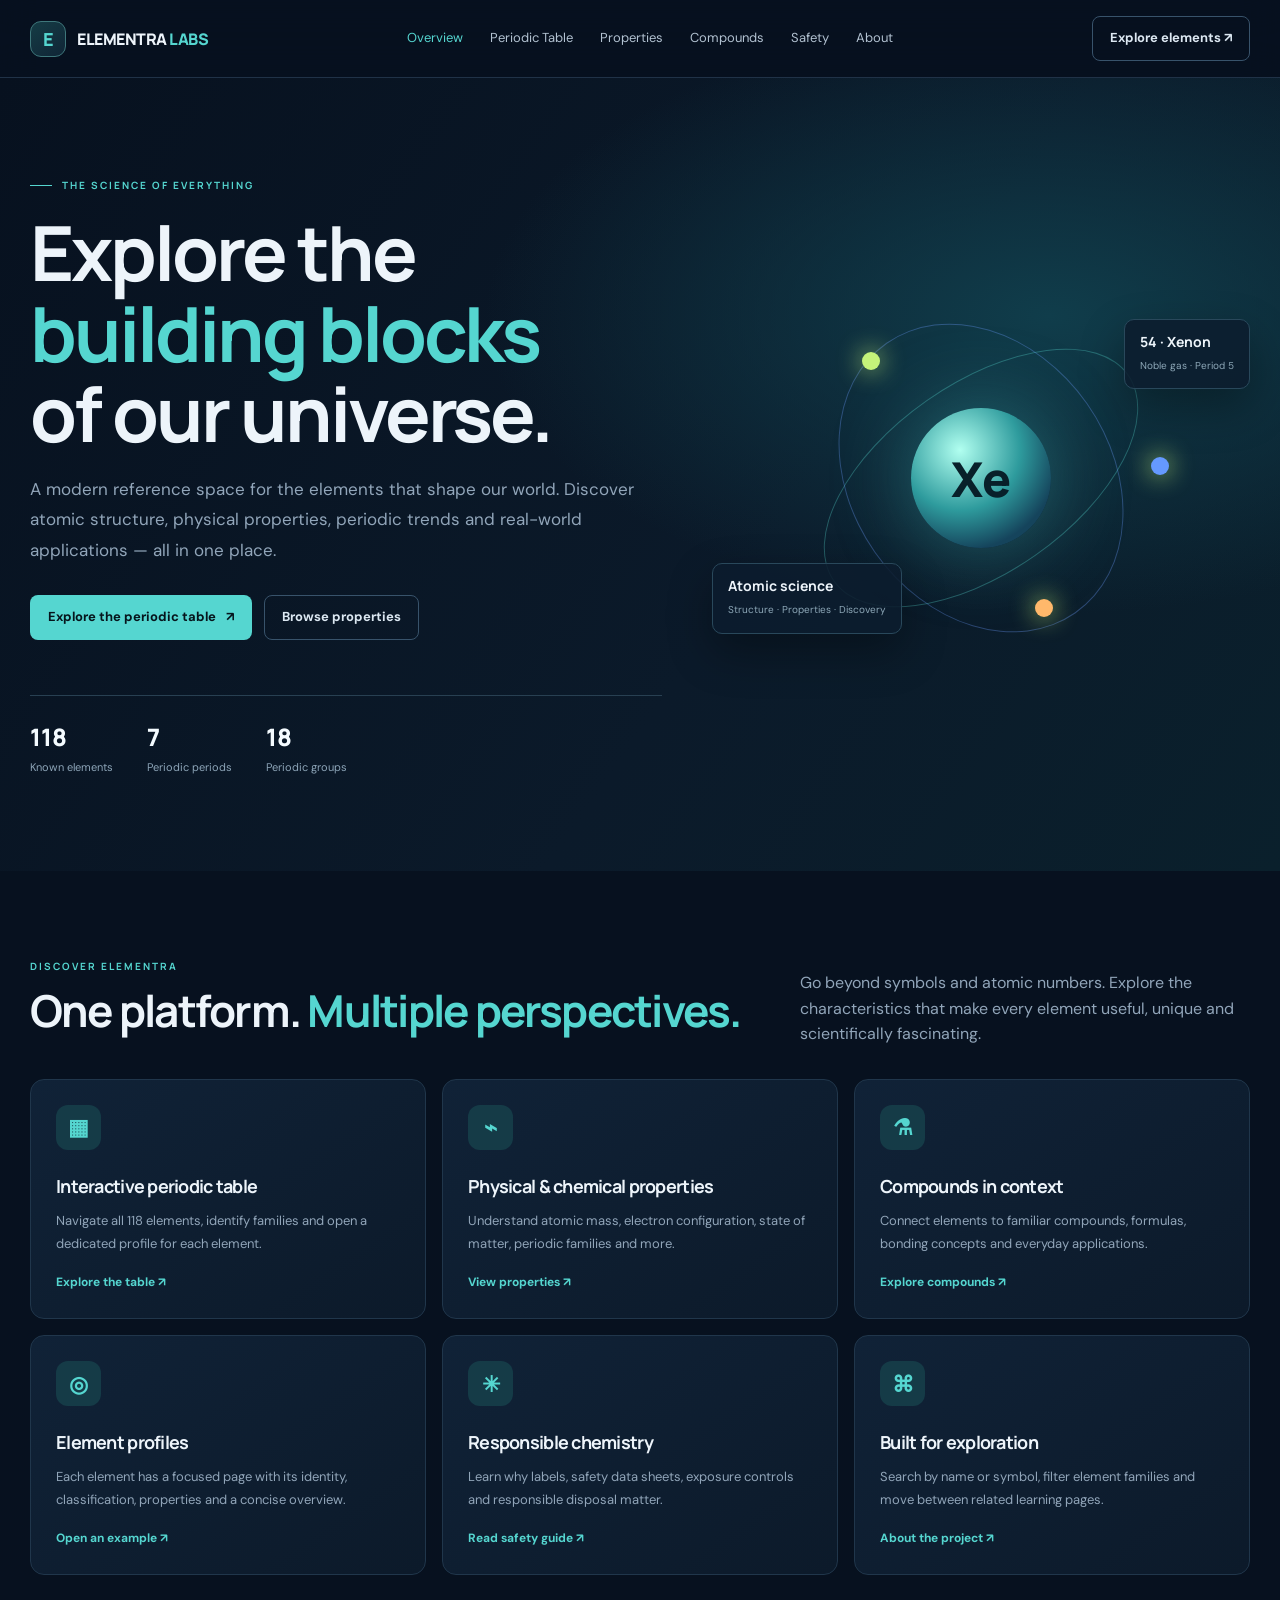
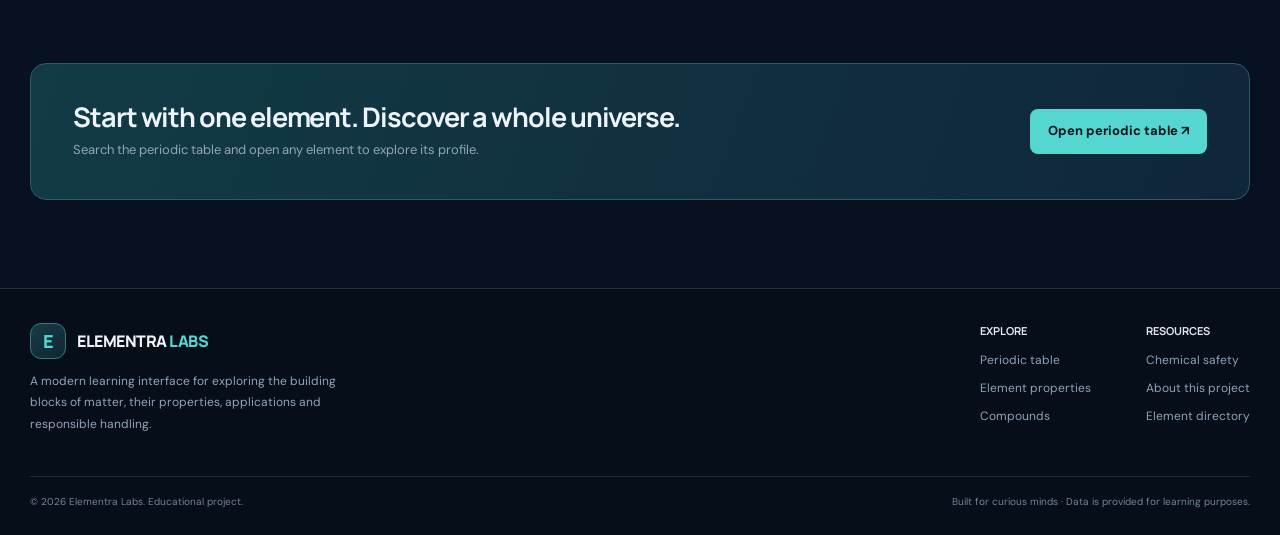
<file: index.html>
<!DOCTYPE html><html lang="en"><head><meta charset="UTF-8"><meta name="viewport" content="width=device-width, initial-scale=1"><meta name="description" content="Explore all 118 chemical elements, their properties, applications and compounds."><title>Elementra Labs — Explore the Elements</title><link rel="stylesheet" href="styles.css"></head><body><header class="site-header"><div class="container nav-wrap">
<a class="logo" href="index.html"><span class="logo-mark">E</span><span>ELEMENTRA <em>LABS</em></span></a>
<nav class="nav-links" id="navLinks">
<a href="index.html" data-nav="home">Overview</a><a href="periodic-table.html" data-nav="table">Periodic Table</a><a href="properties.html" data-nav="properties">Properties</a><a href="compounds.html" data-nav="compounds">Compounds</a><a href="safety.html" data-nav="safety">Safety</a><a href="about.html" data-nav="about">About</a>
</nav><div class="nav-actions"><a class="btn btn-outline" href="periodic-table.html">Explore elements ↗</a><button class="menu-toggle" id="menuToggle" aria-label="Toggle navigation">☰</button></div>
</div></header>
<main><section class="hero"><div class="container hero-grid"><div class="hero-copy"><div class="eyebrow">THE SCIENCE OF EVERYTHING</div><h1>Explore the<br><span class="accent">building blocks</span><br>of our universe.</h1><p>A modern reference space for the elements that shape our world. Discover atomic structure, physical properties, periodic trends and real-world applications — all in one place.</p><div class="hero-actions"><a class="btn btn-primary" href="periodic-table.html">Explore the periodic table <span>↗</span></a><a class="btn btn-outline" href="properties.html">Browse properties</a></div><div class="hero-meta"><div><strong>118</strong><span>Known elements</span></div><div><strong>7</strong><span>Periodic periods</span></div><div><strong>18</strong><span>Periodic groups</span></div></div></div>
<div class="hero-visual"><div class="atom-orbit"></div><div class="atom-orbit two"></div><div class="atom-core">Xe</div><i class="electron e1"></i><i class="electron e2"></i><i class="electron e3"></i><div class="float-card fc1"><b>54 · Xenon</b><small>Noble gas · Period 5</small></div><div class="float-card fc2"><b>Atomic science</b><small>Structure · Properties · Discovery</small></div></div></div></section>
<section class="section"><div class="container"><div class="section-head"><div><div class="section-kicker">DISCOVER ELEMENTRA</div><h2>One platform. <span class="accent">Multiple perspectives.</span></h2></div><p>Go beyond symbols and atomic numbers. Explore the characteristics that make every element useful, unique and scientifically fascinating.</p></div><div class="feature-grid">
<article class="card feature-card"><div class="feature-icon">▦</div><h3>Interactive periodic table</h3><p>Navigate all 118 elements, identify families and open a dedicated profile for each element.</p><a href="periodic-table.html">Explore the table ↗</a></article>
<article class="card feature-card"><div class="feature-icon">⌁</div><h3>Physical & chemical properties</h3><p>Understand atomic mass, electron configuration, state of matter, periodic families and more.</p><a href="properties.html">View properties ↗</a></article>
<article class="card feature-card"><div class="feature-icon">⚗</div><h3>Compounds in context</h3><p>Connect elements to familiar compounds, formulas, bonding concepts and everyday applications.</p><a href="compounds.html">Explore compounds ↗</a></article>
<article class="card feature-card"><div class="feature-icon">◎</div><h3>Element profiles</h3><p>Each element has a focused page with its identity, classification, properties and a concise overview.</p><a href="element.html?symbol=Fe">Open an example ↗</a></article>
<article class="card feature-card"><div class="feature-icon">✳</div><h3>Responsible chemistry</h3><p>Learn why labels, safety data sheets, exposure controls and responsible disposal matter.</p><a href="safety.html">Read safety guide ↗</a></article>
<article class="card feature-card"><div class="feature-icon">⌘</div><h3>Built for exploration</h3><p>Search by name or symbol, filter element families and move between related learning pages.</p><a href="about.html">About the project ↗</a></article>
</div></div></section>
<section class="section" style="padding-top:0"><div class="container"><div class="cta-band"><div><h2>Start with one element. Discover a whole universe.</h2><p>Search the periodic table and open any element to explore its profile.</p></div><a class="btn btn-primary" href="periodic-table.html">Open periodic table ↗</a></div></div></section></main><footer class="site-footer"><div class="container"><div class="footer-top">
<div class="footer-brand"><a class="logo" href="index.html"><span class="logo-mark">E</span><span>ELEMENTRA <em>LABS</em></span></a><p>A modern learning interface for exploring the building blocks of matter, their properties, applications and responsible handling.</p></div>
<div class="footer-links"><div><b>EXPLORE</b><a href="periodic-table.html">Periodic table</a><a href="properties.html">Element properties</a><a href="compounds.html">Compounds</a></div><div><b>RESOURCES</b><a href="safety.html">Chemical safety</a><a href="about.html">About this project</a><a href="periodic-table.html">Element directory</a></div></div>
</div><div class="footer-bottom"><span>© <span id="year"></span> Elementra Labs. Educational project.</span><span>Built for curious minds · Data is provided for learning purposes.</span></div></div></footer><script src="data.js"></script><script src="app.js"></script></body></html>
</file>
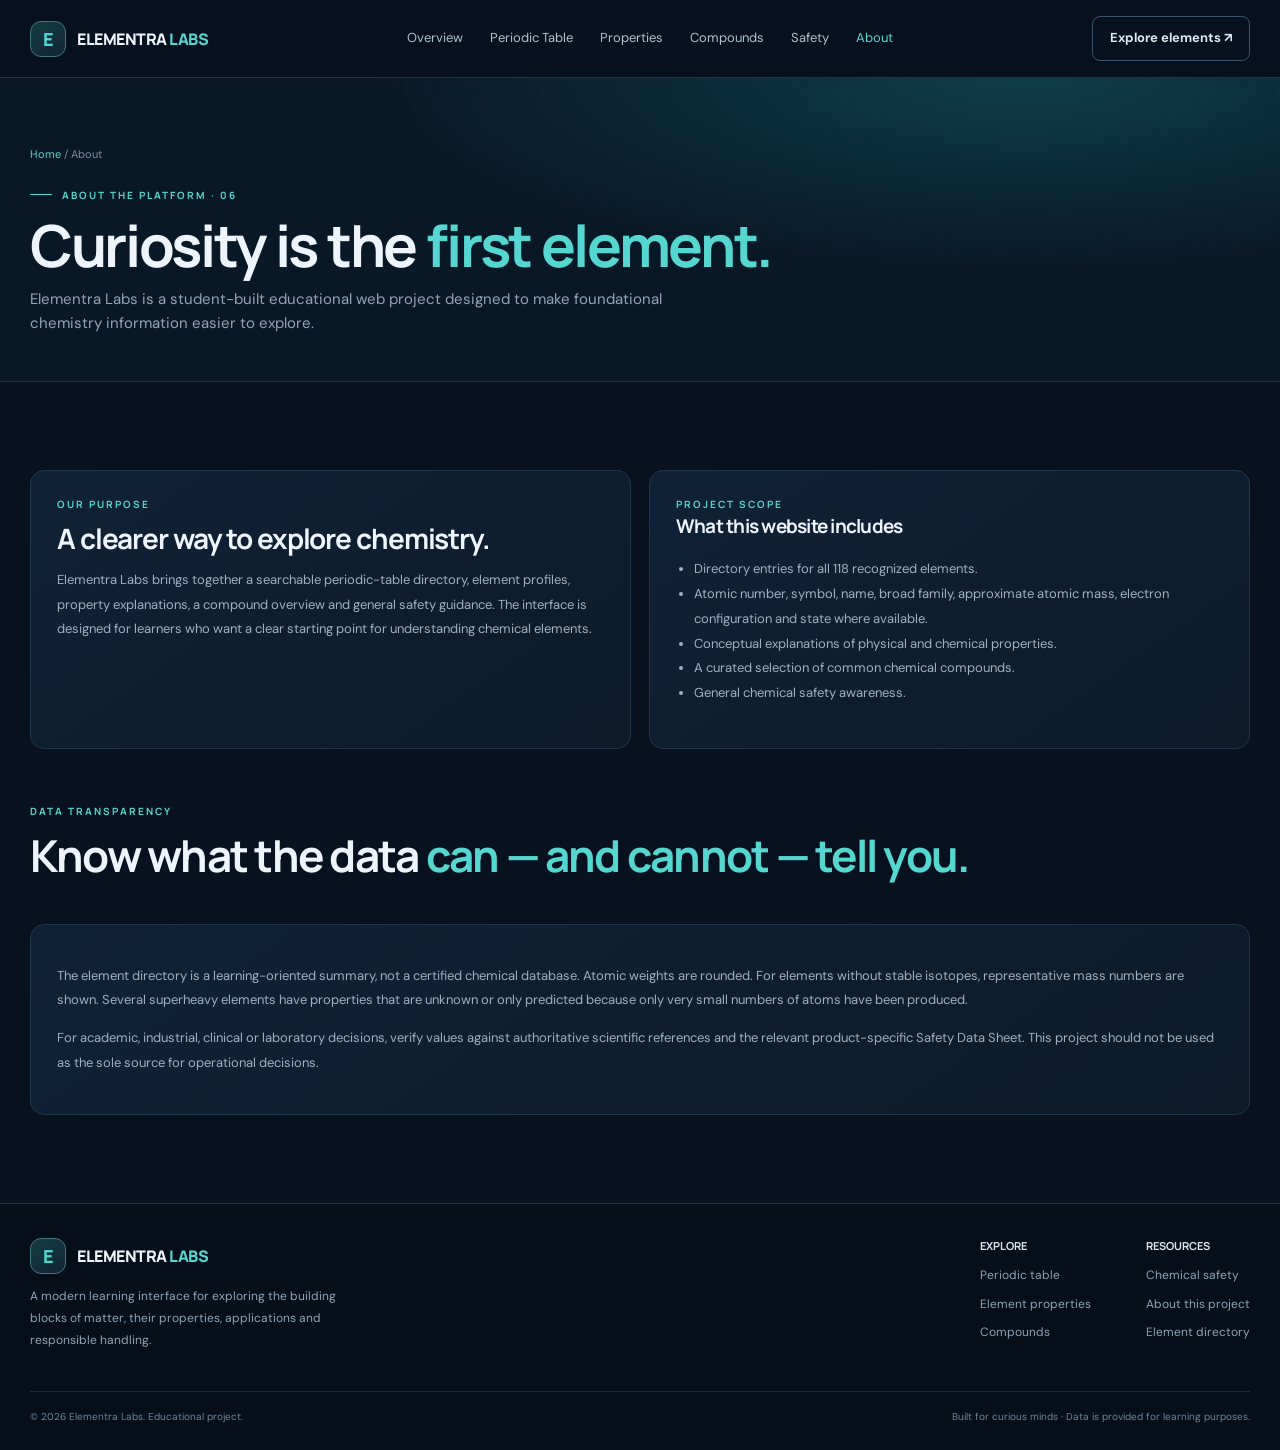
<file: about.html>
<!DOCTYPE html><html lang="en"><head><meta charset="UTF-8"><meta name="viewport" content="width=device-width, initial-scale=1"><title>About — Elementra Labs</title><link rel="stylesheet" href="styles.css"></head><body><header class="site-header"><div class="container nav-wrap">
<a class="logo" href="index.html"><span class="logo-mark">E</span><span>ELEMENTRA <em>LABS</em></span></a>
<nav class="nav-links" id="navLinks">
<a href="index.html" data-nav="home">Overview</a><a href="periodic-table.html" data-nav="table">Periodic Table</a><a href="properties.html" data-nav="properties">Properties</a><a href="compounds.html" data-nav="compounds">Compounds</a><a href="safety.html" data-nav="safety">Safety</a><a href="about.html" data-nav="about">About</a>
</nav><div class="nav-actions"><a class="btn btn-outline" href="periodic-table.html">Explore elements ↗</a><button class="menu-toggle" id="menuToggle" aria-label="Toggle navigation">☰</button></div>
</div></header>
<main><section class="page-hero"><div class="container"><div class="breadcrumb"><a href="index.html">Home</a> / About</div><div class="eyebrow">ABOUT THE PLATFORM · 06</div><h1>Curiosity is the <span class="accent">first element.</span></h1><p>Elementra Labs is a student-built educational web project designed to make foundational chemistry information easier to explore.</p></div></section>
<section class="section"><div class="container"><div class="two-col"><article class="card content-card"><div class="section-kicker">OUR PURPOSE</div><h2 style="font-size:28px">A clearer way to explore chemistry.</h2><p>Elementra Labs brings together a searchable periodic-table directory, element profiles, property explanations, a compound overview and general safety guidance. The interface is designed for learners who want a clear starting point for understanding chemical elements.</p></article><article class="card content-card"><div class="section-kicker">PROJECT SCOPE</div><h3>What this website includes</h3><ul><li>Directory entries for all 118 recognized elements.</li><li>Atomic number, symbol, name, broad family, approximate atomic mass, electron configuration and state where available.</li><li>Conceptual explanations of physical and chemical properties.</li><li>A curated selection of common chemical compounds.</li><li>General chemical safety awareness.</li></ul></article></div>
<div class="section-head" style="margin-top:55px"><div><div class="section-kicker">DATA TRANSPARENCY</div><h2>Know what the data <span class="accent">can — and cannot — tell you.</span></h2></div></div><div class="card content-card"><p>The element directory is a learning-oriented summary, not a certified chemical database. Atomic weights are rounded. For elements without stable isotopes, representative mass numbers are shown. Several superheavy elements have properties that are unknown or only predicted because only very small numbers of atoms have been produced.</p><p>For academic, industrial, clinical or laboratory decisions, verify values against authoritative scientific references and the relevant product-specific Safety Data Sheet. This project should not be used as the sole source for operational decisions.</p></div></div></section></main><footer class="site-footer"><div class="container"><div class="footer-top">
<div class="footer-brand"><a class="logo" href="index.html"><span class="logo-mark">E</span><span>ELEMENTRA <em>LABS</em></span></a><p>A modern learning interface for exploring the building blocks of matter, their properties, applications and responsible handling.</p></div>
<div class="footer-links"><div><b>EXPLORE</b><a href="periodic-table.html">Periodic table</a><a href="properties.html">Element properties</a><a href="compounds.html">Compounds</a></div><div><b>RESOURCES</b><a href="safety.html">Chemical safety</a><a href="about.html">About this project</a><a href="periodic-table.html">Element directory</a></div></div>
</div><div class="footer-bottom"><span>© <span id="year"></span> Elementra Labs. Educational project.</span><span>Built for curious minds · Data is provided for learning purposes.</span></div></div></footer><script src="data.js"></script><script src="app.js"></script></body></html>
</file>
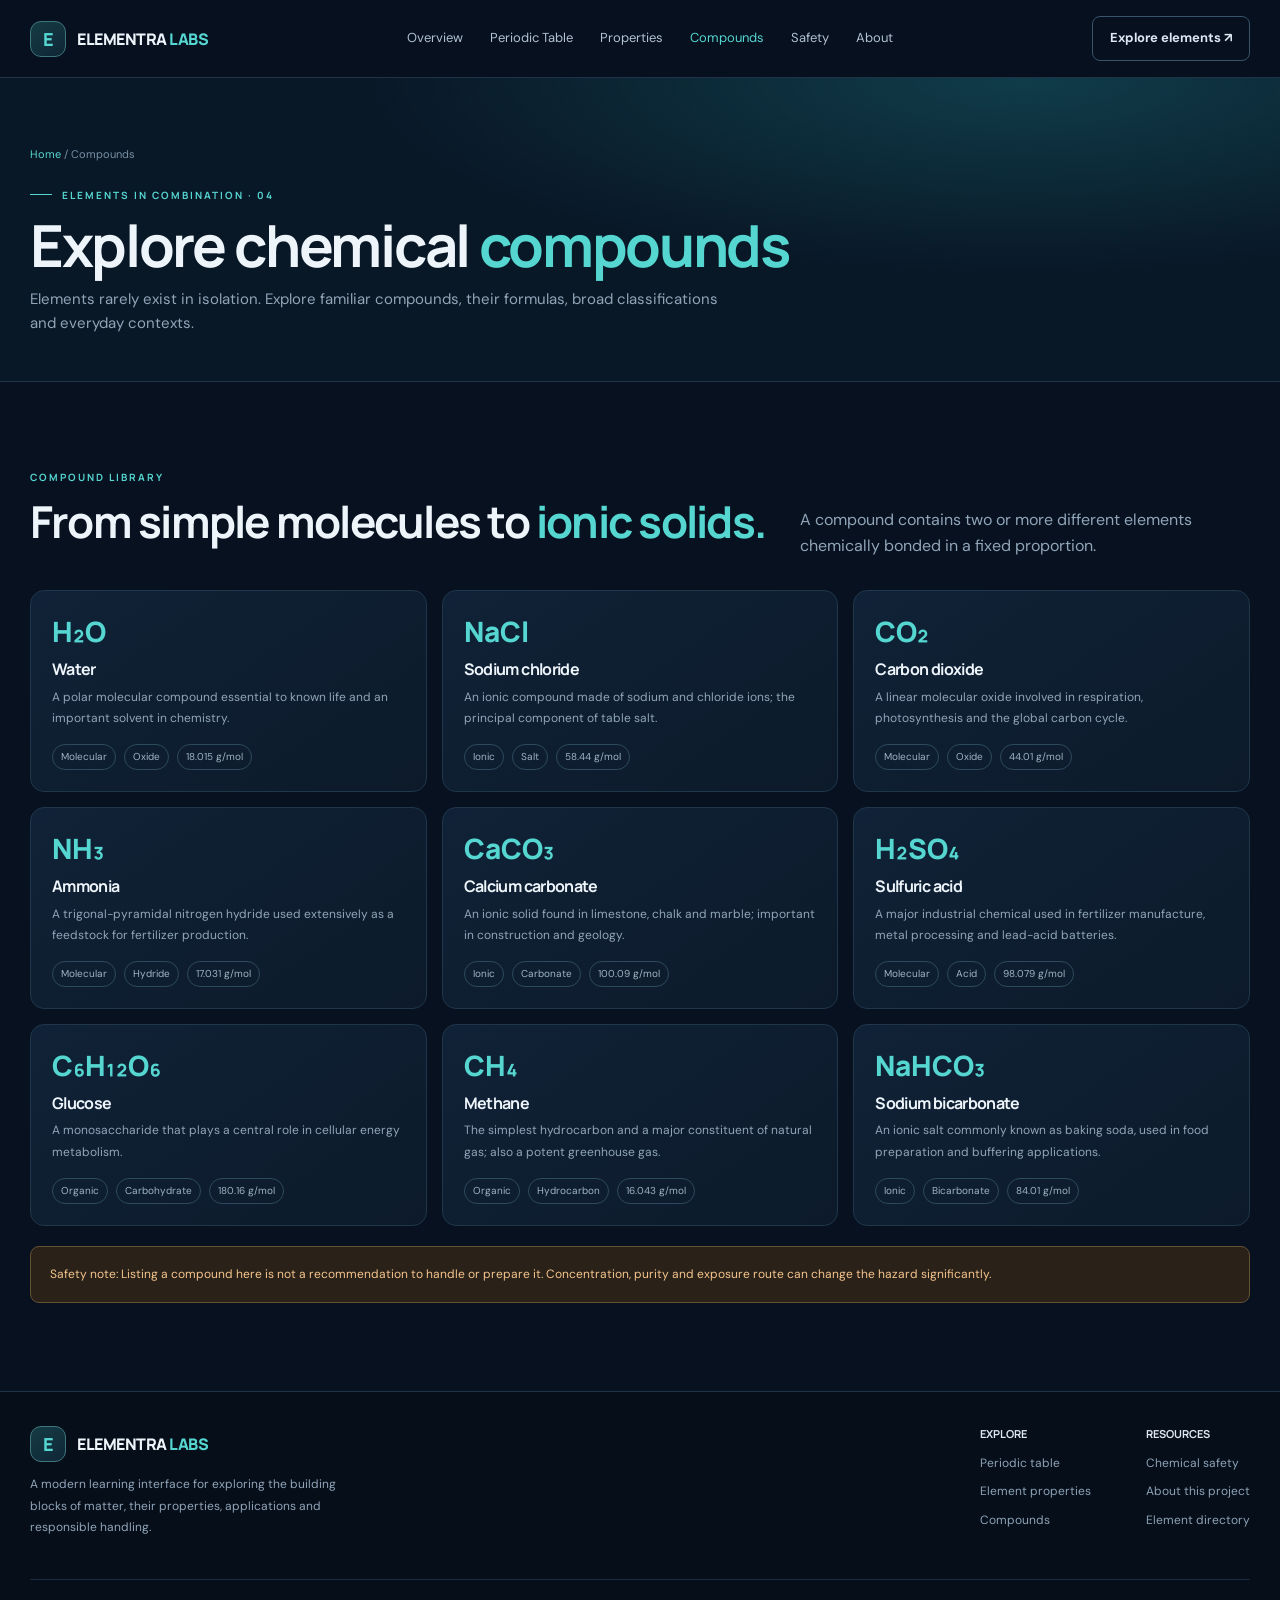
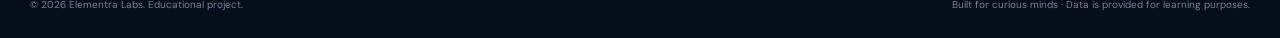
<file: compounds.html>
<!DOCTYPE html><html lang="en"><head><meta charset="UTF-8"><meta name="viewport" content="width=device-width, initial-scale=1"><title>Chemical Compounds — Elementra Labs</title><link rel="stylesheet" href="styles.css"></head><body><header class="site-header"><div class="container nav-wrap">
<a class="logo" href="index.html"><span class="logo-mark">E</span><span>ELEMENTRA <em>LABS</em></span></a>
<nav class="nav-links" id="navLinks">
<a href="index.html" data-nav="home">Overview</a><a href="periodic-table.html" data-nav="table">Periodic Table</a><a href="properties.html" data-nav="properties">Properties</a><a href="compounds.html" data-nav="compounds">Compounds</a><a href="safety.html" data-nav="safety">Safety</a><a href="about.html" data-nav="about">About</a>
</nav><div class="nav-actions"><a class="btn btn-outline" href="periodic-table.html">Explore elements ↗</a><button class="menu-toggle" id="menuToggle" aria-label="Toggle navigation">☰</button></div>
</div></header>
<main><section class="page-hero"><div class="container"><div class="breadcrumb"><a href="index.html">Home</a> / Compounds</div><div class="eyebrow">ELEMENTS IN COMBINATION · 04</div><h1>Explore chemical <span class="accent">compounds</span></h1><p>Elements rarely exist in isolation. Explore familiar compounds, their formulas, broad classifications and everyday contexts.</p></div></section>
<section class="section"><div class="container"><div class="section-head"><div><div class="section-kicker">COMPOUND LIBRARY</div><h2>From simple molecules to <span class="accent">ionic solids.</span></h2></div><p>A compound contains two or more different elements chemically bonded in a fixed proportion.</p></div>
<div class="compound-grid">
<article class="card compound-card"><div class="compound-formula">H₂O</div><h3>Water</h3><p>A polar molecular compound essential to known life and an important solvent in chemistry.</p><div class="compound-meta"><span class="tag">Molecular</span><span class="tag">Oxide</span><span class="tag">18.015 g/mol</span></div></article>
<article class="card compound-card"><div class="compound-formula">NaCl</div><h3>Sodium chloride</h3><p>An ionic compound made of sodium and chloride ions; the principal component of table salt.</p><div class="compound-meta"><span class="tag">Ionic</span><span class="tag">Salt</span><span class="tag">58.44 g/mol</span></div></article>
<article class="card compound-card"><div class="compound-formula">CO₂</div><h3>Carbon dioxide</h3><p>A linear molecular oxide involved in respiration, photosynthesis and the global carbon cycle.</p><div class="compound-meta"><span class="tag">Molecular</span><span class="tag">Oxide</span><span class="tag">44.01 g/mol</span></div></article>
<article class="card compound-card"><div class="compound-formula">NH₃</div><h3>Ammonia</h3><p>A trigonal-pyramidal nitrogen hydride used extensively as a feedstock for fertilizer production.</p><div class="compound-meta"><span class="tag">Molecular</span><span class="tag">Hydride</span><span class="tag">17.031 g/mol</span></div></article>
<article class="card compound-card"><div class="compound-formula">CaCO₃</div><h3>Calcium carbonate</h3><p>An ionic solid found in limestone, chalk and marble; important in construction and geology.</p><div class="compound-meta"><span class="tag">Ionic</span><span class="tag">Carbonate</span><span class="tag">100.09 g/mol</span></div></article>
<article class="card compound-card"><div class="compound-formula">H₂SO₄</div><h3>Sulfuric acid</h3><p>A major industrial chemical used in fertilizer manufacture, metal processing and lead-acid batteries.</p><div class="compound-meta"><span class="tag">Molecular</span><span class="tag">Acid</span><span class="tag">98.079 g/mol</span></div></article>
<article class="card compound-card"><div class="compound-formula">C₆H₁₂O₆</div><h3>Glucose</h3><p>A monosaccharide that plays a central role in cellular energy metabolism.</p><div class="compound-meta"><span class="tag">Organic</span><span class="tag">Carbohydrate</span><span class="tag">180.16 g/mol</span></div></article>
<article class="card compound-card"><div class="compound-formula">CH₄</div><h3>Methane</h3><p>The simplest hydrocarbon and a major constituent of natural gas; also a potent greenhouse gas.</p><div class="compound-meta"><span class="tag">Organic</span><span class="tag">Hydrocarbon</span><span class="tag">16.043 g/mol</span></div></article>
<article class="card compound-card"><div class="compound-formula">NaHCO₃</div><h3>Sodium bicarbonate</h3><p>An ionic salt commonly known as baking soda, used in food preparation and buffering applications.</p><div class="compound-meta"><span class="tag">Ionic</span><span class="tag">Bicarbonate</span><span class="tag">84.01 g/mol</span></div></article>
</div><div class="callout">Safety note: Listing a compound here is not a recommendation to handle or prepare it. Concentration, purity and exposure route can change the hazard significantly.</div></div></section></main><footer class="site-footer"><div class="container"><div class="footer-top">
<div class="footer-brand"><a class="logo" href="index.html"><span class="logo-mark">E</span><span>ELEMENTRA <em>LABS</em></span></a><p>A modern learning interface for exploring the building blocks of matter, their properties, applications and responsible handling.</p></div>
<div class="footer-links"><div><b>EXPLORE</b><a href="periodic-table.html">Periodic table</a><a href="properties.html">Element properties</a><a href="compounds.html">Compounds</a></div><div><b>RESOURCES</b><a href="safety.html">Chemical safety</a><a href="about.html">About this project</a><a href="periodic-table.html">Element directory</a></div></div>
</div><div class="footer-bottom"><span>© <span id="year"></span> Elementra Labs. Educational project.</span><span>Built for curious minds · Data is provided for learning purposes.</span></div></div></footer><script src="data.js"></script><script src="app.js"></script></body></html>
</file>
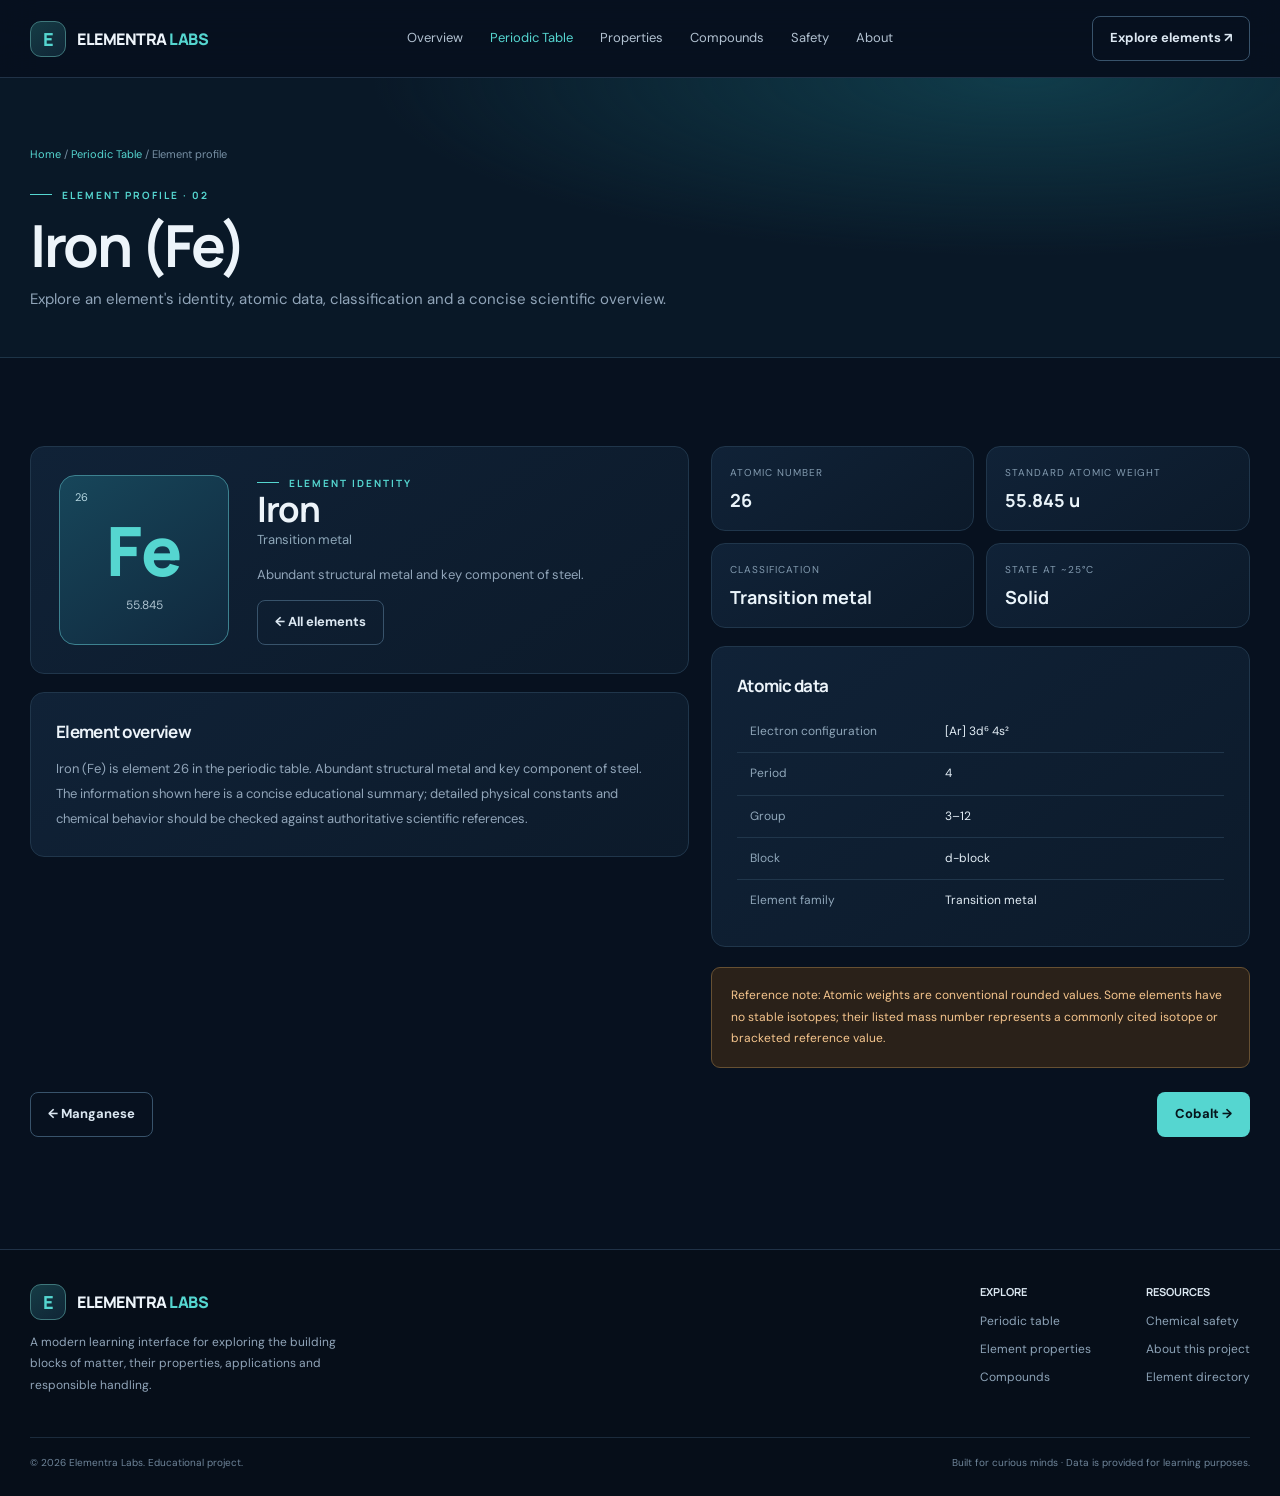
<file: element.html>
<!DOCTYPE html><html lang="en"><head><meta charset="UTF-8"><meta name="viewport" content="width=device-width, initial-scale=1"><title>Element Profile — Elementra Labs</title><link rel="stylesheet" href="styles.css"></head><body><header class="site-header"><div class="container nav-wrap">
<a class="logo" href="index.html"><span class="logo-mark">E</span><span>ELEMENTRA <em>LABS</em></span></a>
<nav class="nav-links" id="navLinks">
<a href="index.html" data-nav="home">Overview</a><a href="periodic-table.html" data-nav="table">Periodic Table</a><a href="properties.html" data-nav="properties">Properties</a><a href="compounds.html" data-nav="compounds">Compounds</a><a href="safety.html" data-nav="safety">Safety</a><a href="about.html" data-nav="about">About</a>
</nav><div class="nav-actions"><a class="btn btn-outline" href="periodic-table.html">Explore elements ↗</a><button class="menu-toggle" id="menuToggle" aria-label="Toggle navigation">☰</button></div>
</div></header>
<main><section class="page-hero"><div class="container"><div class="breadcrumb"><a href="index.html">Home</a> / <a href="periodic-table.html">Periodic Table</a> / Element profile</div><div class="eyebrow">ELEMENT PROFILE · 02</div><h1 id="profileTitle">Element <span class="accent">Profile</span></h1><p>Explore an element's identity, atomic data, classification and a concise scientific overview.</p></div></section>
<section class="section"><div class="container" id="profileContent">
<div class="element-layout"><div><div class="card element-overview"><div class="element-big"><small id="pNumber">26</small><strong id="pSymbol">Fe</strong><span id="pMass">55.845</span></div><div class="element-info"><div class="eyebrow">ELEMENT IDENTITY</div><h2 id="pName">Iron</h2><div class="latin" id="pCategory">Transition metal</div><p id="pSummary">A widely used structural metal and key component of steel.</p><a class="btn btn-outline" href="periodic-table.html">← All elements</a></div></div>
<div class="card detail-section"><h3>Element overview</h3><p id="pOverview">Iron is a transition metal known for its strength, abundance and central role in modern infrastructure. It is the primary constituent of many steels and is biologically important in oxygen transport.</p></div></div>
<div><div class="prop-grid"><div class="card prop-box"><small>Atomic number</small><strong id="pAtomic">26</strong></div><div class="card prop-box"><small>Standard atomic weight</small><strong id="pWeight">55.845 u</strong></div><div class="card prop-box"><small>Classification</small><strong id="pClass">Transition metal</strong></div><div class="card prop-box"><small>State at ~25°C</small><strong id="pState">Solid</strong></div></div>
<div class="card detail-section"><h3>Atomic data</h3><table class="data-table"><tr><td>Electron configuration</td><td id="pConfig">[Ar] 3d⁶ 4s²</td></tr><tr><td>Period</td><td id="pPeriod">4</td></tr><tr><td>Group</td><td id="pGroup">8</td></tr><tr><td>Block</td><td id="pBlock">d-block</td></tr><tr><td>Element family</td><td id="pFamily">Transition metal</td></tr></table></div>
<div class="callout">Reference note: Atomic weights are conventional rounded values. Some elements have no stable isotopes; their listed mass number represents a commonly cited isotope or bracketed reference value.</div></div></div>
<div class="toolbar" style="justify-content:space-between"><a class="btn btn-outline" id="prevElement" href="#">← Previous element</a><a class="btn btn-primary" id="nextElement" href="#">Next element →</a></div>
</div></section></main><footer class="site-footer"><div class="container"><div class="footer-top">
<div class="footer-brand"><a class="logo" href="index.html"><span class="logo-mark">E</span><span>ELEMENTRA <em>LABS</em></span></a><p>A modern learning interface for exploring the building blocks of matter, their properties, applications and responsible handling.</p></div>
<div class="footer-links"><div><b>EXPLORE</b><a href="periodic-table.html">Periodic table</a><a href="properties.html">Element properties</a><a href="compounds.html">Compounds</a></div><div><b>RESOURCES</b><a href="safety.html">Chemical safety</a><a href="about.html">About this project</a><a href="periodic-table.html">Element directory</a></div></div>
</div><div class="footer-bottom"><span>© <span id="year"></span> Elementra Labs. Educational project.</span><span>Built for curious minds · Data is provided for learning purposes.</span></div></div></footer><script src="data.js"></script><script src="app.js"></script></body></html>
</file>
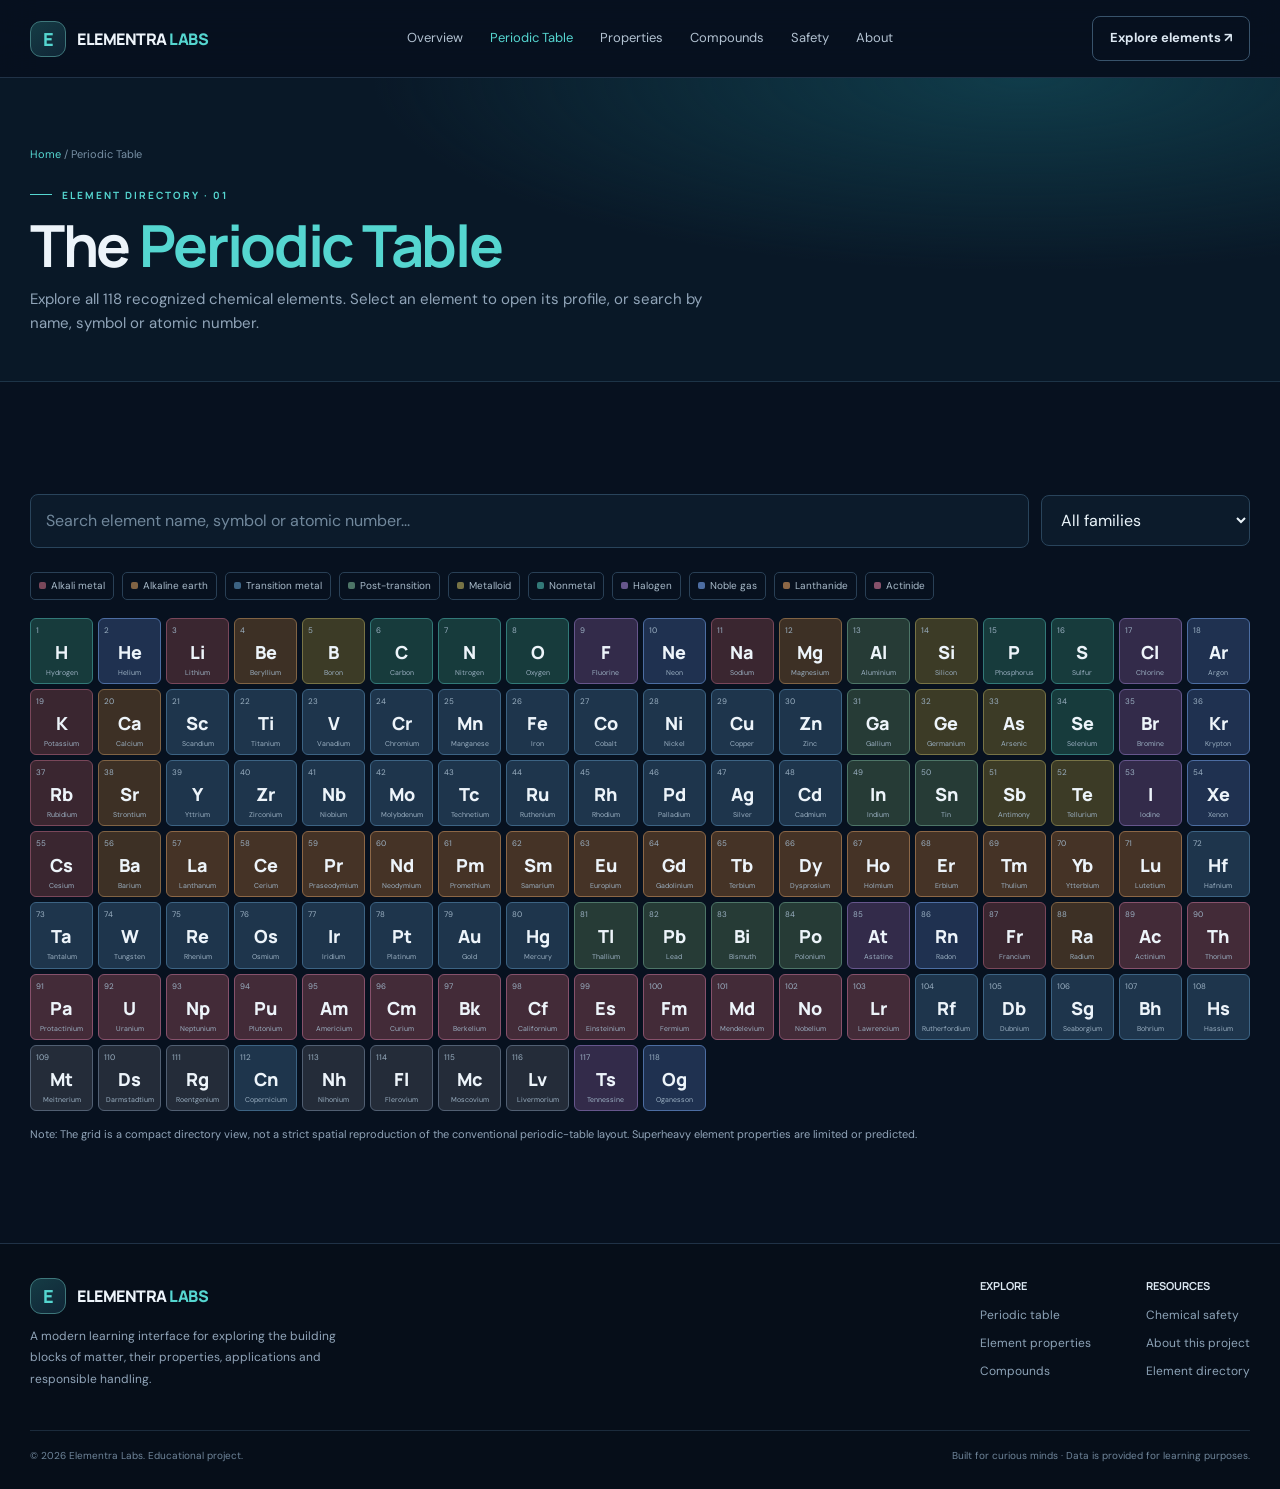
<file: periodic-table.html>
<!DOCTYPE html><html lang="en"><head><meta charset="UTF-8"><meta name="viewport" content="width=device-width, initial-scale=1"><title>Periodic Table — Elementra Labs</title><link rel="stylesheet" href="styles.css"></head><body><header class="site-header"><div class="container nav-wrap">
<a class="logo" href="index.html"><span class="logo-mark">E</span><span>ELEMENTRA <em>LABS</em></span></a>
<nav class="nav-links" id="navLinks">
<a href="index.html" data-nav="home">Overview</a><a href="periodic-table.html" data-nav="table">Periodic Table</a><a href="properties.html" data-nav="properties">Properties</a><a href="compounds.html" data-nav="compounds">Compounds</a><a href="safety.html" data-nav="safety">Safety</a><a href="about.html" data-nav="about">About</a>
</nav><div class="nav-actions"><a class="btn btn-outline" href="periodic-table.html">Explore elements ↗</a><button class="menu-toggle" id="menuToggle" aria-label="Toggle navigation">☰</button></div>
</div></header>
<main><section class="page-hero"><div class="container"><div class="breadcrumb"><a href="index.html">Home</a> / Periodic Table</div><div class="eyebrow">ELEMENT DIRECTORY · 01</div><h1>The <span class="accent">Periodic Table</span></h1><p>Explore all 118 recognized chemical elements. Select an element to open its profile, or search by name, symbol or atomic number.</p></div></section>
<section class="section"><div class="container"><div class="toolbar"><div class="search-field"><input id="elementSearch" type="search" placeholder="Search element name, symbol or atomic number..."></div><select class="select-field" id="familyFilter"><option value="all">All families</option><option>Alkali metal</option><option>Alkaline earth metal</option><option>Transition metal</option><option>Post-transition metal</option><option>Metalloid</option><option>Nonmetal</option><option>Halogen</option><option>Noble gas</option><option>Lanthanide</option><option>Actinide</option><option>Unknown</option></select></div>
<div class="legend"><span><i style="background:#79475a"></i>Alkali metal</span><span><i style="background:#806344"></i>Alkaline earth</span><span><i style="background:#3c6383"></i>Transition metal</span><span><i style="background:#4d7567"></i>Post-transition</span><span><i style="background:#777345"></i>Metalloid</span><span><i style="background:#327978"></i>Nonmetal</span><span><i style="background:#66568c"></i>Halogen</span><span><i style="background:#4c6da2"></i>Noble gas</span><span><i style="background:#8c6746"></i>Lanthanide</span><span><i style="background:#86516b"></i>Actinide</span></div>
<div class="periodic-grid" id="periodicGrid"></div><p class="periodic-note">Note: The grid is a compact directory view, not a strict spatial reproduction of the conventional periodic-table layout. Superheavy element properties are limited or predicted.</p><div id="noElements" class="callout hidden">No matching elements. Try another search term or family.</div></div></section></main><footer class="site-footer"><div class="container"><div class="footer-top">
<div class="footer-brand"><a class="logo" href="index.html"><span class="logo-mark">E</span><span>ELEMENTRA <em>LABS</em></span></a><p>A modern learning interface for exploring the building blocks of matter, their properties, applications and responsible handling.</p></div>
<div class="footer-links"><div><b>EXPLORE</b><a href="periodic-table.html">Periodic table</a><a href="properties.html">Element properties</a><a href="compounds.html">Compounds</a></div><div><b>RESOURCES</b><a href="safety.html">Chemical safety</a><a href="about.html">About this project</a><a href="periodic-table.html">Element directory</a></div></div>
</div><div class="footer-bottom"><span>© <span id="year"></span> Elementra Labs. Educational project.</span><span>Built for curious minds · Data is provided for learning purposes.</span></div></div></footer><script src="data.js"></script><script src="app.js"></script></body></html>
</file>
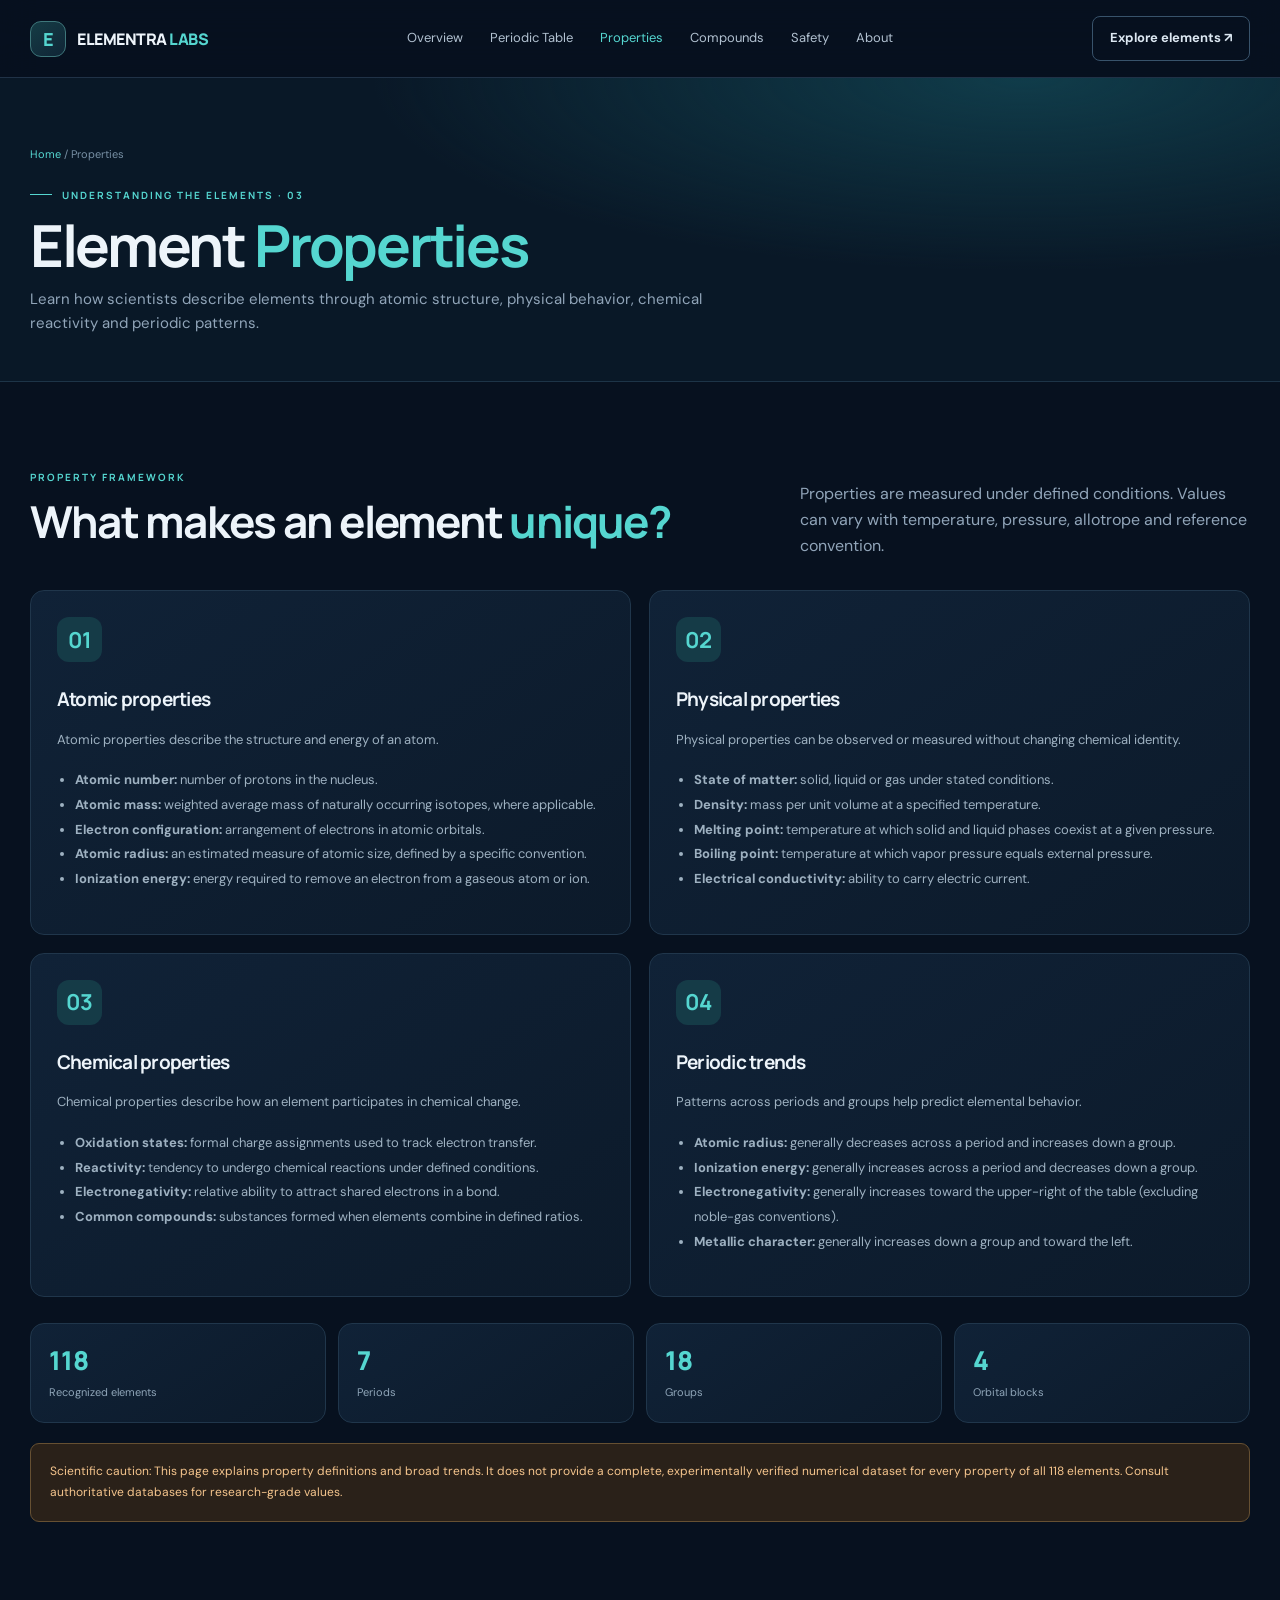
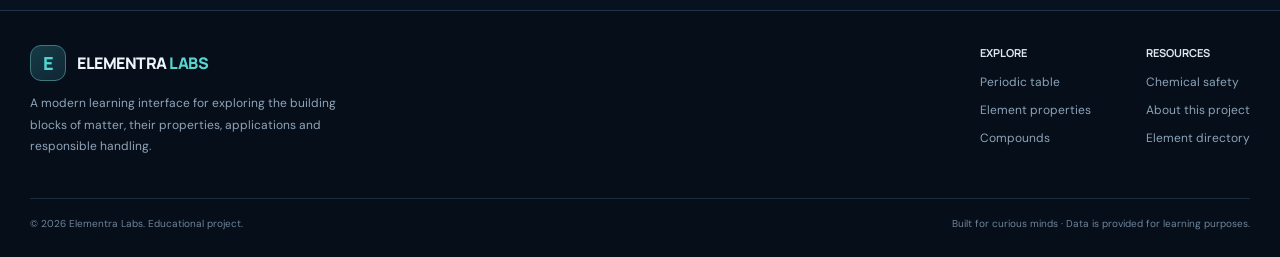
<file: properties.html>
<!DOCTYPE html><html lang="en"><head><meta charset="UTF-8"><meta name="viewport" content="width=device-width, initial-scale=1"><title>Element Properties — Elementra Labs</title><link rel="stylesheet" href="styles.css"></head><body><header class="site-header"><div class="container nav-wrap">
<a class="logo" href="index.html"><span class="logo-mark">E</span><span>ELEMENTRA <em>LABS</em></span></a>
<nav class="nav-links" id="navLinks">
<a href="index.html" data-nav="home">Overview</a><a href="periodic-table.html" data-nav="table">Periodic Table</a><a href="properties.html" data-nav="properties">Properties</a><a href="compounds.html" data-nav="compounds">Compounds</a><a href="safety.html" data-nav="safety">Safety</a><a href="about.html" data-nav="about">About</a>
</nav><div class="nav-actions"><a class="btn btn-outline" href="periodic-table.html">Explore elements ↗</a><button class="menu-toggle" id="menuToggle" aria-label="Toggle navigation">☰</button></div>
</div></header>
<main><section class="page-hero"><div class="container"><div class="breadcrumb"><a href="index.html">Home</a> / Properties</div><div class="eyebrow">UNDERSTANDING THE ELEMENTS · 03</div><h1>Element <span class="accent">Properties</span></h1><p>Learn how scientists describe elements through atomic structure, physical behavior, chemical reactivity and periodic patterns.</p></div></section>
<section class="section"><div class="container"><div class="section-head"><div><div class="section-kicker">PROPERTY FRAMEWORK</div><h2>What makes an element <span class="accent">unique?</span></h2></div><p>Properties are measured under defined conditions. Values can vary with temperature, pressure, allotrope and reference convention.</p></div>
<div class="two-col"><article class="card content-card"><div class="feature-icon">01</div><h3>Atomic properties</h3><p>Atomic properties describe the structure and energy of an atom.</p><ul><li><b>Atomic number:</b> number of protons in the nucleus.</li><li><b>Atomic mass:</b> weighted average mass of naturally occurring isotopes, where applicable.</li><li><b>Electron configuration:</b> arrangement of electrons in atomic orbitals.</li><li><b>Atomic radius:</b> an estimated measure of atomic size, defined by a specific convention.</li><li><b>Ionization energy:</b> energy required to remove an electron from a gaseous atom or ion.</li></ul></article>
<article class="card content-card"><div class="feature-icon">02</div><h3>Physical properties</h3><p>Physical properties can be observed or measured without changing chemical identity.</p><ul><li><b>State of matter:</b> solid, liquid or gas under stated conditions.</li><li><b>Density:</b> mass per unit volume at a specified temperature.</li><li><b>Melting point:</b> temperature at which solid and liquid phases coexist at a given pressure.</li><li><b>Boiling point:</b> temperature at which vapor pressure equals external pressure.</li><li><b>Electrical conductivity:</b> ability to carry electric current.</li></ul></article>
<article class="card content-card"><div class="feature-icon">03</div><h3>Chemical properties</h3><p>Chemical properties describe how an element participates in chemical change.</p><ul><li><b>Oxidation states:</b> formal charge assignments used to track electron transfer.</li><li><b>Reactivity:</b> tendency to undergo chemical reactions under defined conditions.</li><li><b>Electronegativity:</b> relative ability to attract shared electrons in a bond.</li><li><b>Common compounds:</b> substances formed when elements combine in defined ratios.</li></ul></article>
<article class="card content-card"><div class="feature-icon">04</div><h3>Periodic trends</h3><p>Patterns across periods and groups help predict elemental behavior.</p><ul><li><b>Atomic radius:</b> generally decreases across a period and increases down a group.</li><li><b>Ionization energy:</b> generally increases across a period and decreases down a group.</li><li><b>Electronegativity:</b> generally increases toward the upper-right of the table (excluding noble-gas conventions).</li><li><b>Metallic character:</b> generally increases down a group and toward the left.</li></ul></article></div>
<div class="stat-row"><div class="card stat-box"><strong>118</strong><span>Recognized elements</span></div><div class="card stat-box"><strong>7</strong><span>Periods</span></div><div class="card stat-box"><strong>18</strong><span>Groups</span></div><div class="card stat-box"><strong>4</strong><span>Orbital blocks</span></div></div>
<div class="callout">Scientific caution: This page explains property definitions and broad trends. It does not provide a complete, experimentally verified numerical dataset for every property of all 118 elements. Consult authoritative databases for research-grade values.</div>
</div></section></main><footer class="site-footer"><div class="container"><div class="footer-top">
<div class="footer-brand"><a class="logo" href="index.html"><span class="logo-mark">E</span><span>ELEMENTRA <em>LABS</em></span></a><p>A modern learning interface for exploring the building blocks of matter, their properties, applications and responsible handling.</p></div>
<div class="footer-links"><div><b>EXPLORE</b><a href="periodic-table.html">Periodic table</a><a href="properties.html">Element properties</a><a href="compounds.html">Compounds</a></div><div><b>RESOURCES</b><a href="safety.html">Chemical safety</a><a href="about.html">About this project</a><a href="periodic-table.html">Element directory</a></div></div>
</div><div class="footer-bottom"><span>© <span id="year"></span> Elementra Labs. Educational project.</span><span>Built for curious minds · Data is provided for learning purposes.</span></div></div></footer><script src="data.js"></script><script src="app.js"></script></body></html>
</file>
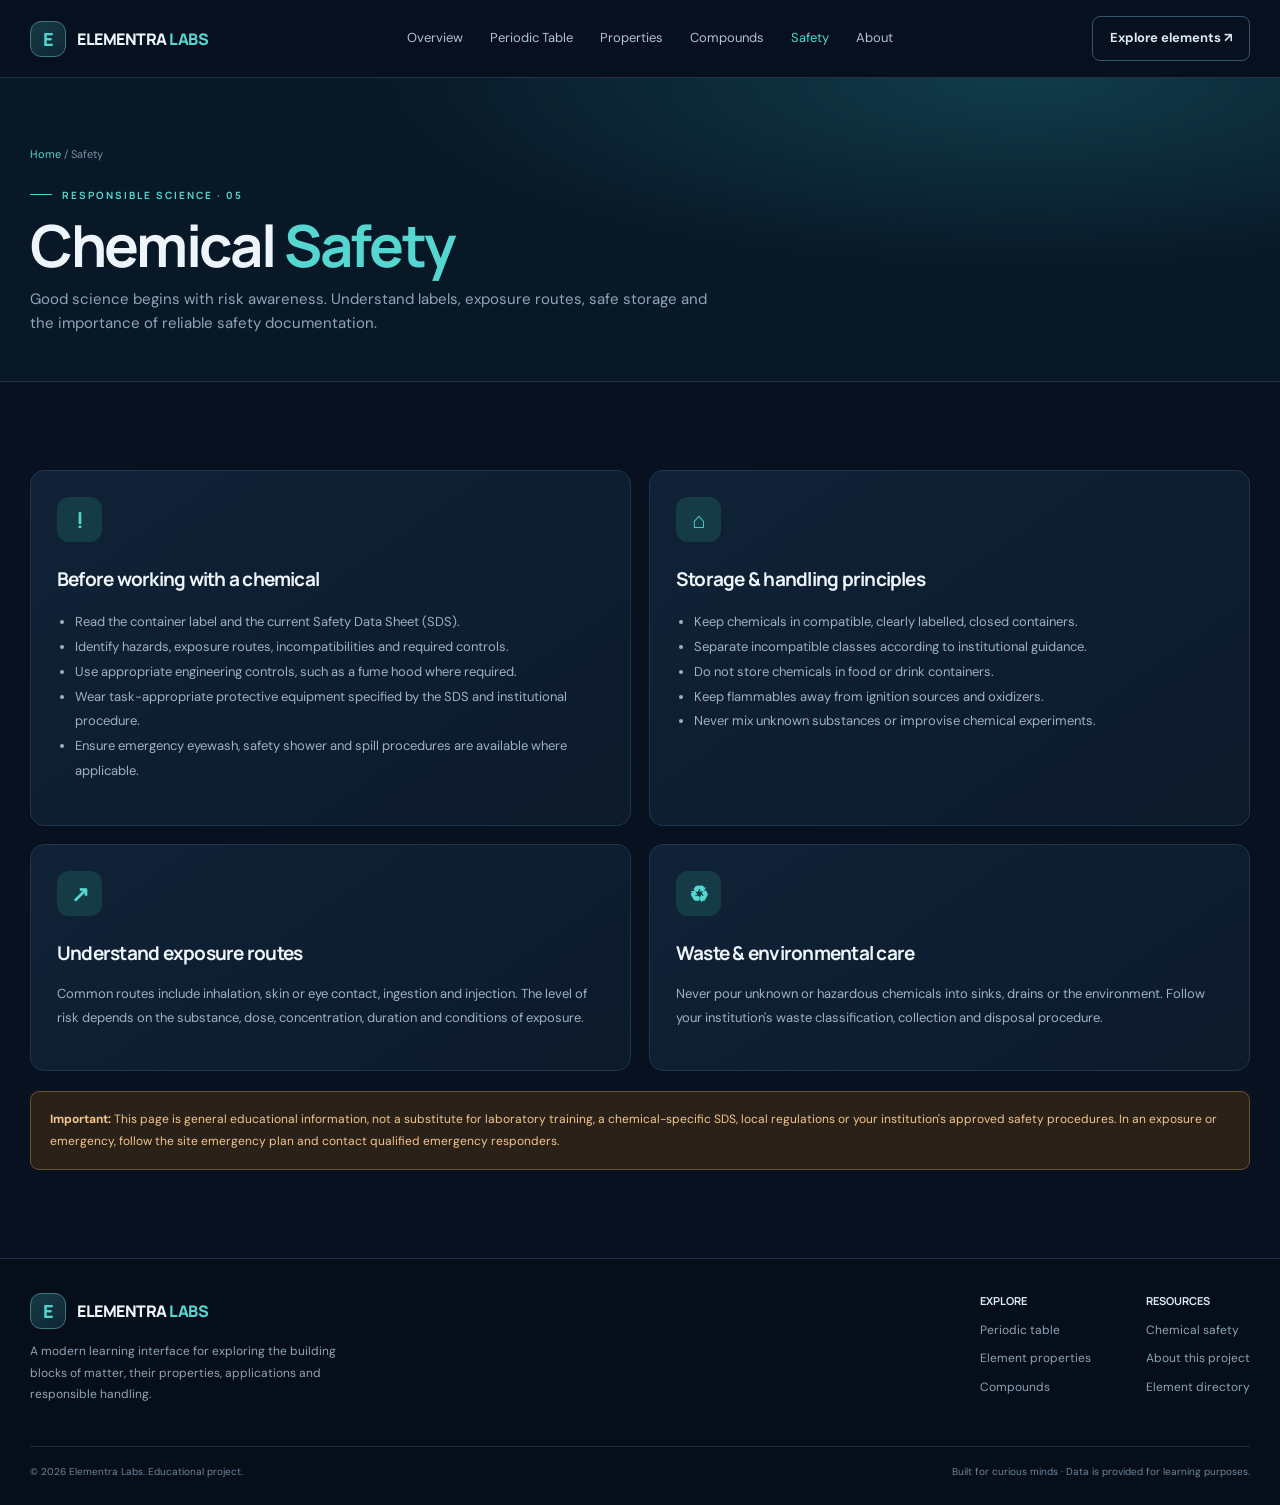
<file: safety.html>
<!DOCTYPE html><html lang="en"><head><meta charset="UTF-8"><meta name="viewport" content="width=device-width, initial-scale=1"><title>Chemical Safety — Elementra Labs</title><link rel="stylesheet" href="styles.css"></head><body><header class="site-header"><div class="container nav-wrap">
<a class="logo" href="index.html"><span class="logo-mark">E</span><span>ELEMENTRA <em>LABS</em></span></a>
<nav class="nav-links" id="navLinks">
<a href="index.html" data-nav="home">Overview</a><a href="periodic-table.html" data-nav="table">Periodic Table</a><a href="properties.html" data-nav="properties">Properties</a><a href="compounds.html" data-nav="compounds">Compounds</a><a href="safety.html" data-nav="safety">Safety</a><a href="about.html" data-nav="about">About</a>
</nav><div class="nav-actions"><a class="btn btn-outline" href="periodic-table.html">Explore elements ↗</a><button class="menu-toggle" id="menuToggle" aria-label="Toggle navigation">☰</button></div>
</div></header>
<main><section class="page-hero"><div class="container"><div class="breadcrumb"><a href="index.html">Home</a> / Safety</div><div class="eyebrow">RESPONSIBLE SCIENCE · 05</div><h1>Chemical <span class="accent">Safety</span></h1><p>Good science begins with risk awareness. Understand labels, exposure routes, safe storage and the importance of reliable safety documentation.</p></div></section>
<section class="section"><div class="container"><div class="two-col"><article class="card content-card"><div class="feature-icon">!</div><h3>Before working with a chemical</h3><ul><li>Read the container label and the current Safety Data Sheet (SDS).</li><li>Identify hazards, exposure routes, incompatibilities and required controls.</li><li>Use appropriate engineering controls, such as a fume hood where required.</li><li>Wear task-appropriate protective equipment specified by the SDS and institutional procedure.</li><li>Ensure emergency eyewash, safety shower and spill procedures are available where applicable.</li></ul></article>
<article class="card content-card"><div class="feature-icon">⌂</div><h3>Storage & handling principles</h3><ul><li>Keep chemicals in compatible, clearly labelled, closed containers.</li><li>Separate incompatible classes according to institutional guidance.</li><li>Do not store chemicals in food or drink containers.</li><li>Keep flammables away from ignition sources and oxidizers.</li><li>Never mix unknown substances or improvise chemical experiments.</li></ul></article>
<article class="card content-card"><div class="feature-icon">↗</div><h3>Understand exposure routes</h3><p>Common routes include inhalation, skin or eye contact, ingestion and injection. The level of risk depends on the substance, dose, concentration, duration and conditions of exposure.</p></article>
<article class="card content-card"><div class="feature-icon">♻</div><h3>Waste & environmental care</h3><p>Never pour unknown or hazardous chemicals into sinks, drains or the environment. Follow your institution's waste classification, collection and disposal procedure.</p></article></div>
<div class="callout"><b>Important:</b> This page is general educational information, not a substitute for laboratory training, a chemical-specific SDS, local regulations or your institution's approved safety procedures. In an exposure or emergency, follow the site emergency plan and contact qualified emergency responders.</div></div></section></main><footer class="site-footer"><div class="container"><div class="footer-top">
<div class="footer-brand"><a class="logo" href="index.html"><span class="logo-mark">E</span><span>ELEMENTRA <em>LABS</em></span></a><p>A modern learning interface for exploring the building blocks of matter, their properties, applications and responsible handling.</p></div>
<div class="footer-links"><div><b>EXPLORE</b><a href="periodic-table.html">Periodic table</a><a href="properties.html">Element properties</a><a href="compounds.html">Compounds</a></div><div><b>RESOURCES</b><a href="safety.html">Chemical safety</a><a href="about.html">About this project</a><a href="periodic-table.html">Element directory</a></div></div>
</div><div class="footer-bottom"><span>© <span id="year"></span> Elementra Labs. Educational project.</span><span>Built for curious minds · Data is provided for learning purposes.</span></div></div></footer><script src="data.js"></script><script src="app.js"></script></body></html>
</file>
<file: styles.css>
@import url('https://fonts.googleapis.com/css2?family=DM+Sans:wght@400;500;600;700&family=Manrope:wght@400;500;600;700;800&display=swap');
:root{--bg:#07111f;--panel:#0d1b2b;--panel2:#112338;--line:#20364b;--text:#edf4fa;--muted:#91a5b9;--cyan:#55d6d0;--blue:#6599ff;--lime:#c5f27a;--orange:#ffb86b;--max:1220px}
*{box-sizing:border-box}html{scroll-behavior:smooth}body{margin:0;background:var(--bg);color:var(--text);font-family:'DM Sans',sans-serif;line-height:1.6}a{color:inherit;text-decoration:none}button,input,select{font:inherit}.container{width:min(var(--max),calc(100% - 48px));margin:auto}.site-header{height:78px;position:sticky;top:0;z-index:50;background:#07111feF;border-bottom:1px solid #203247;backdrop-filter:blur(18px)}.nav-wrap{height:100%;display:flex;align-items:center;justify-content:space-between;gap:28px}.logo{display:flex;align-items:center;gap:11px;font:800 16px Manrope;letter-spacing:-.5px}.logo-mark{width:36px;height:36px;border:1px solid #3e777b;border-radius:11px;display:grid;place-items:center;color:var(--cyan);background:linear-gradient(145deg,#153c45,#102536);font:800 18px Manrope}.logo span:last-child em{font-style:normal;color:var(--cyan)}.nav-links{display:flex;align-items:center;gap:27px;color:#b2c2d1;font-size:13px}.nav-links a{transition:.2s}.nav-links a:hover,.nav-links a.active{color:var(--cyan)}.nav-actions{display:flex;gap:10px;align-items:center}.btn{display:inline-flex;align-items:center;justify-content:center;gap:10px;padding:11px 17px;border-radius:8px;font-size:13px;font-weight:700;border:1px solid transparent;cursor:pointer;transition:.2s}.btn-primary{background:var(--cyan);color:#06151c}.btn-primary:hover{background:#8ce9df;transform:translateY(-2px)}.btn-outline{border-color:#38536b;color:#dce8f2;background:transparent}.btn-outline:hover{border-color:var(--cyan);color:var(--cyan)}.menu-toggle{display:none;background:none;border:1px solid var(--line);color:white;border-radius:7px;padding:7px 10px}.eyebrow{font:700 10px Manrope;letter-spacing:2px;text-transform:uppercase;color:var(--cyan);display:flex;align-items:center;gap:10px}.eyebrow:before{content:"";width:22px;height:1px;background:var(--cyan)}h1,h2,h3,h4{font-family:Manrope,sans-serif;letter-spacing:-.04em}h1{font-size:clamp(42px,6vw,76px);line-height:1.06;margin:20px 0}h2{font-size:clamp(29px,4vw,44px);line-height:1.14;margin:12px 0}p{color:var(--muted)}.accent{color:var(--cyan)}.muted{color:var(--muted)}.hero{position:relative;overflow:hidden;padding:100px 0 92px;background:radial-gradient(ellipse at 82% 30%,#103d4b 0,transparent 38%),linear-gradient(125deg,#07111f,#0b1a2a 60%,#0a202c)}.hero-grid{display:grid;grid-template-columns:1.08fr .92fr;align-items:center;gap:50px}.hero-copy{max-width:690px}.hero-copy>p{font-size:17px;max-width:610px;line-height:1.8}.hero-actions{display:flex;gap:12px;margin-top:30px;flex-wrap:wrap}.hero-meta{display:flex;gap:34px;margin-top:55px;padding-top:24px;border-top:1px solid #284052}.hero-meta strong{display:block;font:800 24px Manrope;color:#f4fbff}.hero-meta span{font-size:11px;color:#8da5b8}.hero-visual{min-height:420px;position:relative;display:grid;place-items:center}.atom-orbit{position:absolute;width:360px;height:190px;border:1px solid #58d7d055;border-radius:50%;transform:rotate(-35deg)}.atom-orbit.two{transform:rotate(55deg);width:330px;height:260px;border-color:#6d9cff55}.atom-core{width:140px;height:140px;border-radius:50%;display:grid;place-items:center;background:radial-gradient(circle at 35% 30%,#b1fff0,#2e9b9d 45%,#15445c 75%);box-shadow:0 0 80px #47c8c866;font:800 48px Manrope;color:#08202a;z-index:2}.electron{position:absolute;width:18px;height:18px;border-radius:50%;background:var(--lime);box-shadow:0 0 25px #c5f27a;z-index:3}.e1{top:20%;left:28%}.e2{right:15%;top:45%;background:var(--blue)}.e3{bottom:17%;left:60%;background:var(--orange)}.float-card{position:absolute;background:#0c1c2ddd;border:1px solid #29485b;border-radius:10px;padding:12px 15px;box-shadow:0 18px 45px #0005;z-index:4}.float-card b{display:block;font:700 14px Manrope}.float-card small{color:#8ea8b8;font-size:10px}.fc1{top:12%;right:0}.fc2{bottom:13%;left:0}.section{padding:88px 0}.section-head{display:flex;align-items:end;justify-content:space-between;gap:30px;margin-bottom:32px}.section-head p{max-width:450px;margin:0}.section-kicker{font:700 10px Manrope;letter-spacing:2px;color:var(--cyan)}.card{background:linear-gradient(145deg,#102237,#0c1a2a);border:1px solid #20364b;border-radius:14px}.feature-grid{display:grid;grid-template-columns:repeat(3,1fr);gap:16px}.feature-card{padding:25px;min-height:220px;transition:.25s}.feature-card:hover{transform:translateY(-5px);border-color:#3d7a7d}.feature-icon{width:45px;height:45px;border-radius:12px;display:grid;place-items:center;background:#153b47;color:var(--cyan);font:700 22px Manrope;margin-bottom:22px}.feature-card h3{font-size:18px;margin:0 0 8px}.feature-card p{font-size:13px;line-height:1.8;margin:0}.feature-card a{display:inline-block;color:var(--cyan);font-size:12px;font-weight:700;margin-top:17px}.cta-band{padding:38px 42px;display:flex;align-items:center;justify-content:space-between;gap:25px;background:linear-gradient(110deg,#123b46,#10263b);border:1px solid #2d5b68;border-radius:16px}.cta-band h2{font-size:27px;margin:0 0 7px}.cta-band p{margin:0;font-size:13px}.site-footer{border-top:1px solid #203247;padding:34px 0 25px;background:#060e19}.footer-top{display:flex;justify-content:space-between;gap:30px;padding-bottom:28px}.footer-brand{max-width:340px}.footer-brand p{font-size:12px;line-height:1.8}.footer-links{display:flex;gap:55px}.footer-links div{display:grid;align-content:start;gap:9px}.footer-links b{font:700 11px Manrope;color:#dce8f2;margin-bottom:4px}.footer-links a{font-size:12px;color:#8da3b7}.footer-links a:hover{color:var(--cyan)}.footer-bottom{border-top:1px solid #1b2b3c;padding-top:17px;display:flex;justify-content:space-between;color:#6f859a;font-size:10px}.page-hero{padding:68px 0 46px;background:radial-gradient(ellipse at 80% 0%,#103c4a 0,transparent 45%),#091827;border-bottom:1px solid #1d3447}.page-hero h1{font-size:clamp(36px,5vw,58px);margin:12px 0}.page-hero p{max-width:700px;margin:0;font-size:15px}.breadcrumb{font-size:11px;color:#7890a5;margin-bottom:24px}.breadcrumb a{color:var(--cyan)}.toolbar{display:flex;gap:12px;align-items:center;flex-wrap:wrap;margin:24px 0}.search-field{flex:1;min-width:220px;position:relative}.search-field input,.select-field{width:100%;padding:13px 15px;border:1px solid #29445b;background:#0c1b2b;color:#eaf4fa;border-radius:8px;outline:none}.search-field input:focus,.select-field:focus{border-color:var(--cyan)}.search-field input::placeholder{color:#71889c}.select-field{width:auto;min-width:160px}.periodic-grid{display:grid;grid-template-columns:repeat(18,minmax(0,1fr));gap:5px}.element-tile{min-width:0;aspect-ratio:1/1.05;border:1px solid #29445b;border-radius:6px;background:#102337;padding:5px;display:flex;flex-direction:column;justify-content:space-between;cursor:pointer;transition:.18s;position:relative}.element-tile:hover{transform:translateY(-3px);border-color:#fff;z-index:2;box-shadow:0 8px 22px #0007}.element-tile .num{font-size:8px;color:#9bb0c2}.element-tile strong{font:800 clamp(11px,1.5vw,18px) Manrope;text-align:center}.element-tile small{font-size:7px;color:#9bb0c2;text-align:center;overflow:hidden;white-space:nowrap;text-overflow:ellipsis}.cat-alkali{background:#3a2630;border-color:#79475a}.cat-alkaline{background:#3d3025;border-color:#806344}.cat-transition{background:#1e354c;border-color:#3c6383}.cat-post{background:#263b36;border-color:#4d7567}.cat-metalloid{background:#3c3b26;border-color:#777345}.cat-nonmetal{background:#173b3c;border-color:#327978}.cat-halogen{background:#332b4a;border-color:#66568c}.cat-noble{background:#1f3150;border-color:#4c6da2}.cat-lanthanide{background:#453326;border-color:#8c6746}.cat-actinide{background:#432b38;border-color:#86516b}.cat-unknown{background:#242c39;border-color:#515f72}.legend{display:flex;flex-wrap:wrap;gap:8px;margin:0 0 18px}.legend span{font-size:10px;color:#a9bbca;border:1px solid #294056;padding:5px 8px;border-radius:5px}.legend i{display:inline-block;width:7px;height:7px;border-radius:2px;margin-right:5px}.periodic-note{margin-top:15px;font-size:11px}.element-layout{display:grid;grid-template-columns:1.1fr .9fr;gap:22px}.element-overview{padding:28px;display:grid;grid-template-columns:170px 1fr;gap:28px;align-items:center}.element-big{aspect-ratio:1;background:linear-gradient(145deg,#17465a,#10283d);border:1px solid #3d8290;border-radius:16px;display:flex;flex-direction:column;align-items:center;justify-content:center;position:relative}.element-big small{position:absolute;top:13px;left:15px;color:#b3d5df;font-size:11px}.element-big strong{font:800 68px Manrope;color:var(--cyan)}.element-big span{font-size:12px;color:#b0c5d2}.element-info h2{font-size:35px;margin:0}.element-info .latin{color:#8fa8ba;font-size:13px}.element-info p{font-size:13px;line-height:1.8}.prop-grid{display:grid;grid-template-columns:repeat(2,1fr);gap:12px}.prop-box{padding:18px}.prop-box small{display:block;color:#839bb0;font-size:10px;text-transform:uppercase;letter-spacing:1px}.prop-box strong{display:block;font:700 18px Manrope;margin-top:7px;color:#eaf4fa;overflow-wrap:anywhere}.detail-section{padding:25px;margin-top:18px}.detail-section h3{font-size:17px;margin:0 0 12px}.detail-section p{font-size:13px;line-height:1.9;margin:0}.data-table{width:100%;border-collapse:collapse;font-size:12px}.data-table td{padding:11px 13px;border-bottom:1px solid #20364b}.data-table td:first-child{color:#8fa6b9;width:40%}.data-table td:last-child{color:#e2edf5}.data-table tr:last-child td{border-bottom:0}.compound-grid{display:grid;grid-template-columns:repeat(3,1fr);gap:15px}.compound-card{padding:21px}.compound-formula{font:800 28px Manrope;color:var(--cyan)}.compound-card h3{font-size:16px;margin:7px 0 4px}.compound-card p{font-size:12px;margin:0;line-height:1.8}.compound-meta{display:flex;gap:8px;flex-wrap:wrap;margin-top:14px}.tag{font-size:10px;border:1px solid #2c4a5d;color:#9eb4c4;border-radius:20px;padding:4px 8px}.two-col{display:grid;grid-template-columns:1fr 1fr;gap:18px}.content-card{padding:26px}.content-card h3{font-size:19px;margin:0 0 10px}.content-card p,.content-card li{font-size:13px;color:#9eb1c1;line-height:1.9}.content-card ul{padding-left:18px}.callout{padding:17px 19px;border:1px solid #665032;background:#2a2119;border-radius:9px;color:#f5c58d;font-size:12px;line-height:1.8;margin-top:20px}.stat-row{display:grid;grid-template-columns:repeat(4,1fr);gap:12px;margin-top:26px}.stat-box{padding:18px}.stat-box strong{display:block;font:800 26px Manrope;color:var(--cyan)}.stat-box span{font-size:11px;color:#8fa5b8}.hidden{display:none!important}
@media(max-width:950px){.nav-links{gap:15px}.hero-grid{gap:15px}.periodic-grid{grid-template-columns:repeat(18,minmax(0,1fr));gap:3px}.element-tile{padding:3px}.element-tile small{display:none}.element-tile .num{font-size:7px}.feature-grid{grid-template-columns:repeat(2,1fr)}.compound-grid{grid-template-columns:repeat(2,1fr)}}
@media(max-width:700px){.container{width:min(100% - 32px,var(--max))}.site-header{height:68px}.menu-toggle{display:block}.nav-links{display:none;position:absolute;top:67px;left:0;right:0;background:#091827;border-bottom:1px solid var(--line);padding:20px 24px;flex-direction:column;align-items:flex-start}.nav-links.open{display:flex}.nav-actions .btn{display:none}.hero{padding:70px 0 50px}.hero-grid{grid-template-columns:1fr}.hero-visual{min-height:290px;max-width:430px;width:100%;margin:auto}.atom-orbit{width:280px;height:145px}.atom-orbit.two{width:250px;height:195px}.atom-core{width:110px;height:110px;font-size:38px}.hero-meta{gap:20px;margin-top:35px}.hero-meta strong{font-size:20px}.section{padding:62px 0}.section-head{display:block}.section-head p{margin-top:12px}.feature-grid,.compound-grid,.two-col{grid-template-columns:1fr}.cta-band{display:block;padding:27px}.cta-band .btn{margin-top:18px}.footer-top{display:block}.footer-links{margin-top:25px;gap:30px}.footer-bottom{gap:12px;flex-direction:column}.page-hero{padding:48px 0 35px}.periodic-grid{grid-template-columns:repeat(9,minmax(0,1fr));gap:4px}.element-tile{aspect-ratio:1/1.1;padding:4px}.element-tile strong{font-size:14px}.element-tile .num{font-size:8px}.element-tile small{display:block;font-size:6px}.element-layout{grid-template-columns:1fr}.element-overview{grid-template-columns:115px 1fr;gap:17px;padding:18px}.element-big strong{font-size:48px}.element-info h2{font-size:27px}.prop-grid{gap:8px}.prop-box{padding:14px}.prop-box strong{font-size:15px}.stat-row{grid-template-columns:repeat(2,1fr)}}
@media(max-width:390px){.periodic-grid{grid-template-columns:repeat(6,minmax(0,1fr))}.element-overview{grid-template-columns:1fr}.element-big{max-width:140px}.hero-meta{gap:12px}.hero-meta strong{font-size:18px}}
</file>
